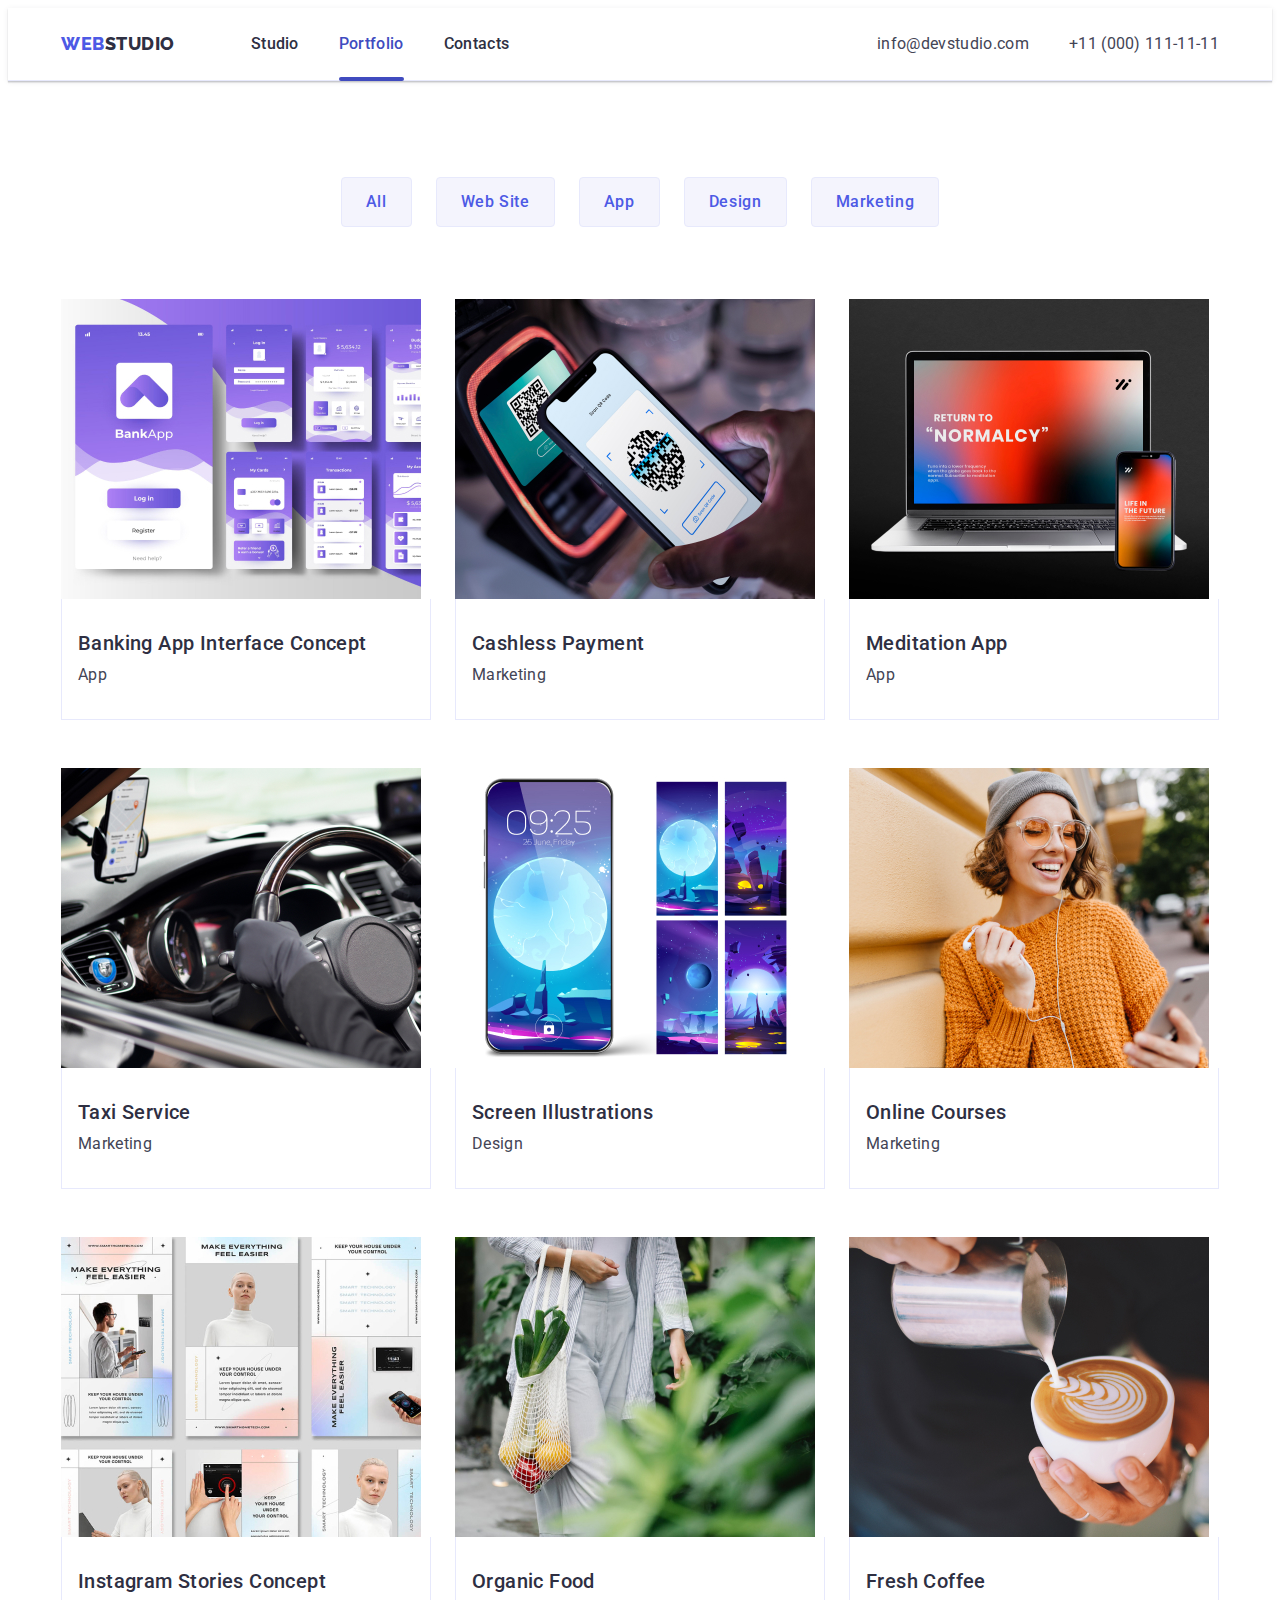
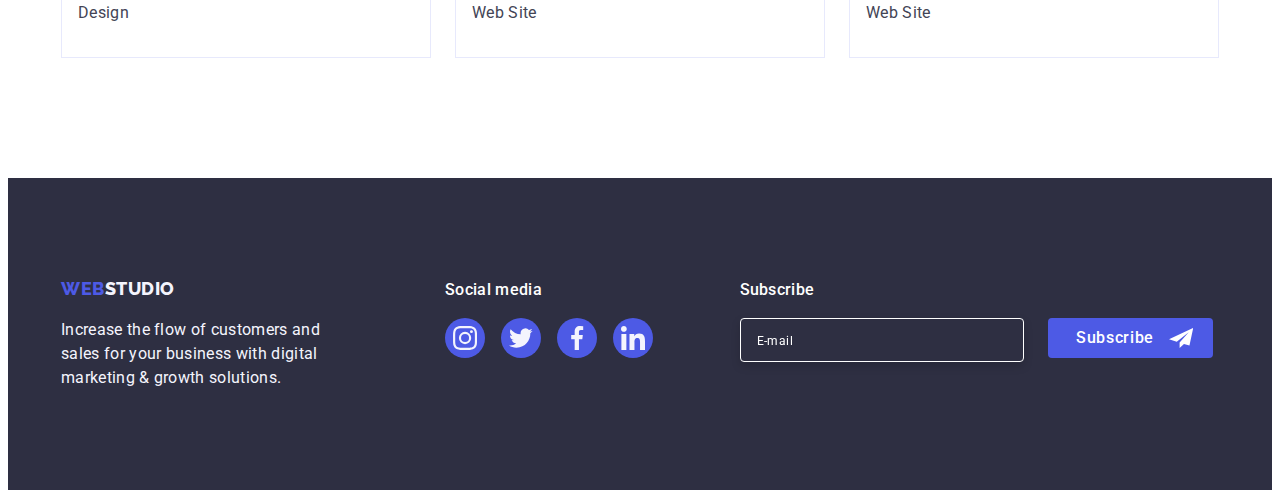
<file: portfolio.html>
<!DOCTYPE html>
<html lang="en">
  <head>
    <meta charset="UTF-8" />
    <meta http-equiv="X-UA-Compatible" content="IE=edge" />
    <meta name="viewport" content="width=device-width, initial-scale=1.0" />
    <title>Document</title>
    <link rel="preconnect" href="https://fonts.googleapis.com" />
    <link rel="preconnect" href="https://fonts.gstatic.com" crossorigin />
    <link
      rel="stylesheet"
      href="https://cdnjs.cloudflare.com/ajax/libs/modern-normalize/1.1.0/modern-normalize.min.css"
      integrity="sha512-wpPYUAdjBVSE4KJnH1VR1HeZfpl1ub8YT/NKx4PuQ5NmX2tKuGu6U/JRp5y+Y8XG2tV+wKQpNHVUX03MfMFn9Q=="
      crossorigin="anonymous"
      referrerpolicy="no-referrer"
    />
    <link
      href="https://fonts.googleapis.com/css2?family=Raleway:wght@800&family=Roboto:wght@400;500;700;900&display=swap"
      rel="stylesheet"
    />
    <link rel="stylesheet" href="./css/styles.css" />
  </head>

  <body class="page">
    <!-- Шапка сайту -->

    <header class="main-header">
      <div class="container primary-header">
        <nav class="main-nav">
          <a class="link-logo link" href="./index.html"
            >Web<span class="logo-text">Studio</span></a
          >
          <ul class="site-nav list">
            <li class="nav-content item">
              <a class="header-text link" href="./index.html"> Studio</a>
            </li>
            <li class="nav-content item">
              <a class="header-text link active" href="./portfolio.html"
                >Portfolio</a
              >
            </li>
            <li class="nav-content item">
              <a class="header-text link" href="">Contacts</a>
            </li>
          </ul>
        </nav>
        <address class="address-nav link">
          <ul class="auth-nav list">
            <li>
              <a class="adress-item link" href="mailto:info@devstudio.com"
                >info@devstudio.com</a
              >
            </li>
            <li>
              <a class="adress-item link" href="tel:+110001111111"
                >+11 (000) 111-11-11</a
              >
            </li>
          </ul>
        </address>
      </div>
    </header>
    <main>
      <section class="portfolio-main">
        <div class="container">
          <h1 class="visually-hidden">Examples</h1>
          <ul class="portfolio-title list">
            <li>
              <button
                class="filter-btn link"
                style="cursor: pointer"
                type="button"
              >
                All
              </button>
            </li>
            <li>
              <button
                class="filter-btn link"
                style="cursor: pointer"
                type="button"
              >
                Web Site
              </button>
            </li>
            <li>
              <button
                class="filter-btn link"
                style="cursor: pointer"
                type="button"
              >
                App
              </button>
            </li>
            <li>
              <button
                class="filter-btn link"
                style="cursor: pointer"
                type="button"
              >
                Design
              </button>
            </li>
            <li>
              <button
                class="filter-btn link"
                style="cursor: pointer"
                type="button"
              >
                Marketing
              </button>
            </li>
          </ul>

          <ul class="portfolio-flex list">
            <li class="flex-element">
              <a class="flex-portfolio link" href="">
                <div class="portfolio-thumb">
                  <img
                    class="img-style"
                    src="./images/Portfolio/port-photo1.jpg"
                    alt="bankapp"
                    width="360"
                  />
                  <p class="thumb-text">
                    14 Stylish and User-Friendly App Design Concepts · Task
                    Manager App · Calorie Tracker App · Exotic Fruit Ecommerce
                    App · Cloud Storage App
                  </p>
                </div>
                <div class="container-flex">
                  <h2 class="title-text-portfolio">Banking App Interface Concept</h2>
                  <p class="text">App</p>
                </div>
              </a>
            </li>
            <li class="flex-element">
              <a class="flex-portfolio link" href="">
                <div class="portfolio-thumb">
                  <img
                    class="img-style"
                    src="./images/Portfolio/port-photo2.jpg"
                    alt="payment"
                    width="360"
                  />
                  <p class="thumb-text">
                    14 Stylish and User-Friendly App Design Concepts · Task
                    Manager App · Calorie Tracker App · Exotic Fruit Ecommerce
                    App · Cloud Storage App
                  </p>
                </div>
                <div class="container-flex">
                  <h2 class="title-text-portfolio">Cashless Payment</h2>
                  <p class="text">Marketing</p>
                </div>
              </a>
            </li>
            <li class="flex-element">
              <a class="flex-portfolio link" href="">
                <div class="portfolio-thumb">
                  <img
                    class="img-style"
                    src="./images/Portfolio/port-photo3.jpg"
                    alt="laptop-mobile"
                    width="360"
                  />
                  <p class="thumb-text">
                    14 Stylish and User-Friendly App Design Concepts · Task
                    Manager App · Calorie Tracker App · Exotic Fruit Ecommerce
                    App · Cloud Storage App
                  </p>
                </div>
                <div class="container-flex">
                  <h2 class="title-text-portfolio">Meditation App</h2>
                  <p class="text">App</p>
                </div>
              </a>
            </li>
            <li class="flex-element">
              <a class="flex-portfolio link" href="">
                <div class="portfolio-thumb">
                  <img
                    class="img-style"
                    src="./images/Portfolio/port-photo4.jpg"
                    alt="driver"
                    width="360"
                  />
                  <p class="thumb-text">
                    14 Stylish and User-Friendly App Design Concepts · Task
                    Manager App · Calorie Tracker App · Exotic Fruit Ecommerce
                    App · Cloud Storage App
                  </p>
                </div>
                <div class="container-flex">
                  <h2 class="title-text-portfolio">Taxi Service</h2>
                  <p class="text">Marketing</p>
                </div>
              </a>
            </li>
            <li class="flex-element">
              <a class="flex-portfolio link" href="">
                <div class="portfolio-thumb">
                  <img
                    class="img-style"
                    src="./images/Portfolio/port-photo5.jpg"
                    alt="Illustrations"
                    width="360"
                  />
                  <p class="thumb-text">
                    14 Stylish and User-Friendly App Design Concepts · Task
                    Manager App · Calorie Tracker App · Exotic Fruit Ecommerce
                    App · Cloud Storage App
                  </p>
                </div>
                <div class="container-flex">
                  <h2 class="title-text-portfolio">Screen Illustrations</h2>
                  <p class="text">Design</p>
                </div>
              </a>
            </li>
            <li class="flex-element">
              <a class="flex-portfolio link" href="">
                <div class="portfolio-thumb">
                  <img
                    class="img-style"
                    src="./images/Portfolio/port-photo6.jpg"
                    alt="Girl"
                    width="360"
                  />
                  <p class="thumb-text">
                    14 Stylish and User-Friendly App Design Concepts · Task
                    Manager App · Calorie Tracker App · Exotic Fruit Ecommerce
                    App · Cloud Storage App
                  </p>
                </div>
                <div class="container-flex">
                  <h2 class="title-text-portfolio">Online Courses</h2>
                  <p class="text">Marketing</p>
                </div>
              </a>
            </li>
            <li class="flex-element">
              <a class="flex-portfolio link" href="">
                <div class="portfolio-thumb">
                  <img
                    class="img-style"
                    src="./images/Portfolio/port-photo7.jpg"
                    alt="Instagram"
                    width="360"
                  />
                  <p class="thumb-text">
                    14 Stylish and User-Friendly App Design Concepts · Task
                    Manager App · Calorie Tracker App · Exotic Fruit Ecommerce
                    App · Cloud Storage App
                  </p>
                </div>
                <div class="container-flex">
                  <h2 class="title-text-portfolio">Instagram Stories Concept</h2>
                  <p class="text">Design</p>
                </div>
              </a>
            </li>
            <li class="flex-element">
              <a class="flex-portfolio link" href="">
                <div class="portfolio-thumb">
                  <img
                    class="img-style"
                    src="./images/Portfolio/port-photo8.jpg"
                    alt="food"
                    width="360"
                  />
                  <p class="thumb-text">
                    14 Stylish and User-Friendly App Design Concepts · Task
                    Manager App · Calorie Tracker App · Exotic Fruit Ecommerce
                    App · Cloud Storage App
                  </p>
                </div>
                <div class="container-flex">
                  <h2 class="title-text-portfolio">Organic Food</h2>
                  <p class="text">Web Site</p>
                </div>
              </a>
            </li>
            <li class="flex-element">
              <a class="flex-portfolio link" href="">
                <div class="portfolio-thumb">
                  <img
                    class="img-style"
                    src="./images/Portfolio/port-photo9.jpg"
                    alt="late"
                    width="360"
                  />
                  <p class="thumb-text">
                    14 Stylish and User-Friendly App Design Concepts · Task
                    Manager App · Calorie Tracker App · Exotic Fruit Ecommerce
                    App · Cloud Storage App
                  </p>
                </div>
                <div class="container-flex">
                  <h2 class="title-text-portfolio">Fresh Coffee</h2>
                  <p class="text">Web Site</p>
                </div>
              </a>
            </li>
          </ul>
        </div>
      </section>
    </main>
    <!--Футер-->
    <footer class="footer-portfolio">
      <div class="container footer-item">
        <div class="footer-logo-text">
          <a class="link-logo link" href="./index.html"
            >Web<span class="logo-text-footer">Studio</span></a
          >
          <p class="footer-text">
            Increase the flow of customers and sales for your business with
            digital marketing & growth solutions.
          </p>
        </div>
        <div class="social-media">
          <p class="social-media-text">Social media</p>
          <ul class="social-list">
            <li class="social-list-item">
              <a href="" class="social-footer-link">
                <svg class="social-list-icon" width="24" height="24">
                  <use href="./images/icons.svg#icon-instagram"></use>
                </svg>
              </a>
            </li>
            <li class="social-list-item">
              <a href="" class="social-footer-link">
                <svg class="social-list-icon" width="24" height="24">
                  <use href="./images/icons.svg#icon-Group"></use>
                </svg>
              </a>
            </li>
            <li class="social-list-item">
              <a href="" class="social-footer-link">
                <svg class="social-list-icon" width="24" height="24">
                  <use href="./images/icons.svg#icon-facebook"></use>
                </svg>
              </a>
            </li>
            <li class="social-list-item">
              <a href="" class="social-footer-link">
                <svg class="social-list-icon" width="24" height="24">
                  <use href="./images/icons.svg#icon-linkedin"></use>
                </svg>
              </a>
            </li>
          </ul>
        </div>
         <div class="social-media-subscribe">
          <p class="social-media-text">Subscribe</p>
          <form class="footer-subscribe">
            <input class="subscribe-mail" type="text" name="subscribe"  placeholder="E-mail">
          <button type="submit" class="main-button-subscribe">Subscribe
            <svg class="icon-send" width="24" height="24">
              <use href="./images/icons.svg#icon-icon-send"></use>
            </svg>
          </button>
          <label class="footer-lable visually-hidden">

          </lable>
          </form>
        </div>
      </div>
    </footer>
  </body>
</html>
</file>
<file: css/styles.css>
:root {
  --primary-text-color: #2e2f42;
  --title-text-color: #434455;
  --white-footer-color: #f4f4fd;
  --blue-color: #4d5ae5;
  --background-color: #e5e5e5;
  --background-button: #404bbf;
  --second-white-color: #ffffff;
  --icon-color: #8e8f99;
  --modal-backround-color: #fcfcfc;
}
/*колір основного текста - #2E2F42 */
/* колір тексту #434455 */
/* білий #F4F4FD */
/* синій #4D5AE5 */
/* backgraund #E5E5E5 */
/* синій #404BBF */
/* білий #FFFFFF */
/* білий #8e8f99 */

body {
  color: var(--title-text-color);
  font-family: "Roboto", sans-serif;
  font-size: 16px;
  line-height: 1.5;
  letter-spacing: 0.02em;

  background-color: var(--second-white-color);
}

h1,
h2,
h3,
h4,
h5,
h6,
p {
  margin: 0;
}

button {
  cursor: pointer;
  border: none;
  border-radius: 4px;
}

ul,
ol {
  list-style: none;
  margin: 0;
  padding-left: 0;
}

a {
  text-decoration: none;
}

img {
  display: block;
  max-width: 100%;
  height: auto;
}

.container {
  min-width: 320px;
  max-width: 428px;
  padding-left: 16px;
  padding-right: 16px;
  margin-left: auto;
  margin-right: auto;
}

@media screen and (min-width: 768px) {
  .container {
    max-width: 768px;
  }
}

@media screen and (min-width: 1158px) {
  .container {
    max-width: 1158px;
    padding-left: 15px;
    padding-right: 15px;
  }
}

@media screen and (min-width: 768px) and (max-width: 1157px) {
  .container-customers {
    width: 582px;
  }
}

.visually-hidden {
  position: absolute;
  width: 1px;
  height: 1px;
  margin: -1px;
  border: 0;
  padding: 0;

  white-space: nowrap;
  clip-path: inset(100%);
  clip: rect(0 0 0 0);
  overflow: hidden;
}

.main-nav {
  display: flex;
  align-items: center;
}

.link-logo {
  display: inline-block;
  color: var(--blue-color);
  font-family: "Raleway", sans-serif;
  font-weight: 800;
  font-size: 18px;
  line-height: 1.17;
  letter-spacing: 0.03em;
  text-transform: uppercase;
  margin-left: auto;
  text-align: center;
}

.logo-text {
  color: var(--primary-text-color);
  font-family: "Raleway", sans-serif;
  font-style: 800;
  font-size: 18px;
  line-height: 1.17;
}

.link {
  text-decoration: none;
  font-style: normal;
  list-style: none;
}

.auth-nav {
  display: block;
}

@media screen and (min-width: 1158px) {
  .auth-nav {
    display: flex;
    gap: 40px;
  }
}

@media screen and (max-width: 767px) {
  .auth-nav {
    display: none;
  }
}

.adress-item {
  transition: color 250ms cubic-bezier(0.4, 0, 0.2, 1);
  color: var(--title-text-color);
  font-family: "Roboto", sans-serif;
  font-weight: 400;
  font-size: 12px;
  line-height: 1.17;
  letter-spacing: 0.04em;
  font-style: normal;
}

@media screen and (min-width: 1158px) {
  .adress-item {
    letter-spacing: 0.02em;
    font-size: 16px;
    line-height: 1.5;
  }
}

.adress-item:hover,
.adress-item:focus {
  color: var(--background-button);
}

/* Site-nav */

.site-nav {
  display: flex;
  margin-left: 120px;
}

@media screen and (min-width: 1158px) {
  .site-nav {
    margin-left: 76px;
  }
}

@media screen and (max-width: 767px) {
  .site-nav {
    display: none;
  }
}

.site-nav .link {
  color: var(--primary-text-color);
  font-family: "Roboto", sans-serif;
  font-style: normal;
  font-size: 16px;
  line-height: 1.5;
  letter-spacing: 0.02em;
  font-weight: 500;
}

.site-nav .item {
  margin-right: 40px;
}
.site-nav .item:last-child {
  margin-right: 0;
}

.header-text:hover,
.header-text:focus {
  color: var(--background-button);
}

.main-header {
  border-bottom: 1px solid #e7e9fc;
  box-shadow: 0px 2px 1px rgba(46, 47, 66, 0.08),
    0px 1px 1px rgba(46, 47, 66, 0.16), 0px 1px 6px rgba(46, 47, 66, 0.08);
}

/* Hero */

.hero-title {
  margin-left: auto;
  margin-right: auto;
  margin-top: 0;
  margin-bottom: 72px;
  color: var(--second-white-color);
  font-family: "Roboto", sans-serif;
  font-weight: 700;
  font-size: 36px;
  line-height: 1.1;
  letter-spacing: 0.02em;
  text-align: center;
  max-width: 320px;
}

@media screen and (min-width: 768px) {
  .hero-title {
    font-size: 56px;
    line-height: 1.07;
    max-width: 496px;
    margin-bottom: 36px;
  }
}

@media screen and (min-width: 1158px) {
  .hero-title {
    margin-bottom: 48px;
  }
}

.main-button {
  display: block;
  margin-left: auto;
  margin-right: auto;
  min-width: 169px;
  height: 56px;
  border: none;
  border-radius: 4px;
  color: var(--second-white-color);
  font-family: "Roboto", sans-serif;
  font-weight: 500;
  font-size: 16px;
  line-height: 1.5;
  letter-spacing: 0.04em;
  background-color: var(--blue-color);
  cursor: pointer;
  transition: background-color 250ms cubic-bezier(0.4, 0, 0.2, 1);
}

.hero {
  background-image: linear-gradient(
      rgba(46, 47, 66, 0.7),
      rgba(46, 47, 66, 0.7)
    ),
    url(../images/bg-img-mob@1x.png.jpg);
  padding: 112px 0;
  background-repeat: no-repeat;
  background-position: center;
  background-size: cover;
  max-width: 428px;
  height: 432px;
  margin: 0 auto;
}

@media screen and (min-device-pixel-ratio: 2),
  screen and (min-resolution: 192dpi),
  screen and (min-resolution: 2dppx) {
  .hero {
    background-image: linear-gradient(
        rgba(46, 47, 66, 0.7),
        rgba(46, 47, 66, 0.7)
      ),
      url(../images/bg-img-mob@2x.png.jpg);
  }
}
@media screen and (min-width: 768px) {
  .hero {
    max-width: 1157px;
    background-image: linear-gradient(
        rgba(46, 47, 66, 0.7),
        rgba(46, 47, 66, 0.7)
      ),
      url(../images/bg-img-tab@1x.png.jpg);
  }
  @media screen and (min-device-pixel-ratio: 2),
    screen and (min-resolution: 192dpi),
    screen and (min-resolution: 2dppx) {
    .hero {
      background-image: linear-gradient(
          rgba(46, 47, 66, 0.7),
          rgba(46, 47, 66, 0.7)
        ),
        url(../images/bg-img-tab@2x.png.jpg);
    }
  }
}

@media screen and (min-width: 1158px) {
  .hero {
    max-width: 1440px;
    height: 600px;
    padding: 188px 0;
    background-image: linear-gradient(
        rgba(46, 47, 66, 0.7),
        rgba(46, 47, 66, 0.7)
      ),
      url(../images/bg-img-desk@1x.png.jpg);
  }
  @media screen and (min-device-pixel-ratio: 2),
    screen and (min-resolution: 192dpi),
    screen and (min-resolution: 2dppx) {
    .hero {
      background-image: linear-gradient(
          rgba(46, 47, 66, 0.7),
          rgba(46, 47, 66, 0.7)
        ),
        url(../images/bg-img-desk@2x.png.jpg);
    }
  }
}

.main-button:hover,
.main-button:focus {
  background-color: var(--background-button);
}

/* Section */

.section-title {
  margin-bottom: 72px;
  justify-content: center;
  text-align: center;
  color: var(--primary-text-color);
  font-family: "Roboto", sans-serif;
  font-weight: 700;
  text-align: center;
  letter-spacing: 0.02em;
  font-size: 36px;
  line-height: 1.1;
  text-transform: capitalize;
}

.section-team {
  padding: 96px 0;
  background-color: var(--white-footer-color);
}

@media screen and (min-width: 1158px) {
  .section-team {
    padding: 120px 0;
  }
}

.workers-title {
  width: 264px;
  box-shadow: 0px 1px 6px rgba(46, 47, 66, 0.08),
    0px 1px 1px rgba(46, 47, 66, 0.16), 0px 2px 1px rgba(46, 47, 66, 0.08);
  border-radius: 0px 0px 4px 4px;
  background-color: var(--second-white-color);
}

.text {
  color: var(--title-text-color);
  font-family: "Roboto", sans-serif;
  font-size: 16px;
  font-weight: 400;
  line-height: 1.5;
  letter-spacing: 0.02em;
  background-color: var(--second-white-color);
}
@media screen and (min-width: 1158px) {
  .text {
    font-weight: 400;
  }
}

.title-text {
  margin-bottom: 8px;
  color: var(--primary-text-color);
  font-family: "Roboto", sans-serif;
  font-weight: 500;
  font-size: 20px;
  line-height: 1.2;
  letter-spacing: 0.02em;
  text-align: center;
  letter-spacing: 0.02em;
}
.title-text-portfolio {
  margin-bottom: 8px;
  color: var(--primary-text-color);
  font-family: "Roboto", sans-serif;
  font-weight: 500;
  font-size: 20px;
  line-height: 1.2;
  letter-spacing: 0.02em;
  letter-spacing: 0.02em;
}

.title-text-advantages {
  margin-bottom: 8px;
  color: var(--primary-text-color);
  font-family: "Roboto", sans-serif;
  font-weight: 700;
  font-size: 36px;
  line-height: 1.1;
  letter-spacing: 0.02em;
  text-align: center;
  letter-spacing: 0.02em;
}

@media screen and (min-width: 1158px) {
  .title-text-advantages {
    font-weight: 500;
    font-size: 20px;
    line-height: 1.2;
  }
}

@media screen and (min-width: 768px) {
  .title-text-advantages {
    text-align: start;
  }
}

/*Portfolio*/

.portfolio-main {
  padding-top: 96px;
  padding-bottom: 120px;
}

.list .filter-btn {
  border-radius: 4px;
  padding: 12px 24px;
  border: 1px solid #e7e9fc;
  color: var(--blue-color);
  font-family: "Roboto", sans-serif;
  font-style: normal;
  font-weight: 500;
  font-size: 16px;
  line-height: 1.5;
  letter-spacing: 0.04em;
  transition: color 250ms cubic-bezier(0.4, 0, 0.2, 1),
    background-color 250ms cubic-bezier(0.4, 0, 0.2, 1),
    border-color 250ms cubic-bezier(0.4, 0, 0.2, 1),
    box-shadow 250ms cubic-bezier(0.4, 0, 0.2, 1);

  background-color: var(--white-footer-color);
}

.list .filter-btn:hover,
.list .filter-btn:focus {
  border: 1px solid transparent;
  color: var(--second-white-color);
  background-color: var(--background-button);
  box-shadow: 0px 3px 1px rgba(0, 0, 0, 0.1), 0px 2px 1px rgba(0, 0, 0, 0.08),
    0px 2px 2px rgba(0, 0, 0, 0.12);
}

.portfolio-button {
  display: flex;
  text-align: center;
}

.portfolio-thumb {
  overflow: hidden;
  position: relative;
  color: #404bbf;
}

.thumb-text {
  position: absolute;
  top: 0;
  left: 0;
  width: 100%;
  height: 100%;
  padding: 40px 32px;
  background-color: var(--blue-color);
  color: var(--white-footer-color);
  transform: translateY(100%);
  transition: transform 250ms cubic-bezier(0.4, 0, 0.2, 1);
}

.flex-portfolio:hover .thumb-text,
.flex-portfolio:focus .thumb-text {
  transform: translateY(0%);
}

.flex-container {
  display: flex;
  flex-wrap: wrap;
}

/* Footer */
.footer-text {
  margin-top: 16px;
  max-width: 264px;
  /*268*/
  color: var(--white-footer-color);
  font-family: "Roboto", sans-serif;
  font-size: 16px;
  line-height: 1.5;
  background-color: var(--primary-text-color);
  letter-spacing: 0.02em;
  align-items: center;
  text-align: start;
  margin-right: auto;
  margin-left: auto;
}

.logo-text-footer {
  color: var(--white-footer-color);
  font-family: "Raleway", sans-serif;
  font-style: 800;
  font-size: 18px;
  line-height: 1.17;

  background-color: var(--primary-text-color);
}

.footer-portfolio {
  padding: 96px 0;
  background-color: var(--primary-text-color);
}

@media screen and (min-width: 1158px) {
  .footer-portfolio {
    padding: 100px 0;
  }
}

.footer-item {
  display: block;
  align-items: baseline;
}

@media screen and (min-width: 768px) {
  .footer-item {
    display: flex;
    flex-wrap: wrap;
  }
}
@media screen and (min-width: 768px) and (max-width: 1158px) {
  .footer-item {
    max-width: 550px;
  }
}

.social-media-subscribe {
  margin-left: auto;
  margin-right: auto;
}

@media screen and (min-width: 768px) and (max-width: 1158px) {
  .social-media-subscribe {
    margin-left: 0;
    margin-top: 72px;
  }
}

.footer-subscribe {
  display: block;
}

@media screen and (min-width: 768px) {
  .footer-subscribe {
    display: flex;
    gap: 24px;
  }
}

.footer-logo-text {
  margin-bottom: 72px;
  text-align: center;
}

@media screen and (min-width: 768px) {
  .footer-logo-text {
    text-align: start;
    margin-right: 24px;
    margin-bottom: 0;
  }
}
@media screen and (min-width: 1158px) {
  .footer-logo-text {
    margin-bottom: 0;
    margin-right: 120px;
  }
}

.subscribe-mail::placeholder {
  color: var(--second-white-color);
  font-family: "Roboto", sans-serif;
  font-style: normal;
  font-weight: 400;
  font-size: 12px;
  line-height: 1.17;
  letter-spacing: 0.04em;
}
.subscribe-mail {
  border: 1px solid var(--second-white-color);
  filter: drop-shadow(0px 4px 4px rgba(0, 0, 0, 0.15));
  border-radius: 4px;
  background-color: var(--primary-text-color);
  width: 100%;
  height: 40px;
  padding-left: 16px;
  margin-bottom: 16px;
  color: var(--second-white-color);
}

@media screen and (min-width: 768px) {
  .subscribe-mail {
    width: 264px;
  }
}

.social-media {
  margin-bottom: 72px;
}

@media screen and (min-width: 1158px) {
  .social-media {
    margin-right: 80px;
    margin-bottom: 0;
  }
}

@media screen and (min-width: 768px) {
  .social-media {
    margin-bottom: 0;
  }
}

.main-button-subscribe {
  position: relative;
  display: block;
  margin-left: auto;
  margin-right: auto;
  padding-right: 30px;
  padding-left: 0;
  min-width: 165px;
  height: 40px;
  border: none;
  border-radius: 4px;
  color: var(--second-white-color);
  font-family: "Roboto", sans-serif;
  font-weight: 500;
  font-size: 16px;
  line-height: 1.5;
  letter-spacing: 0.04em;
  background-color: var(--blue-color);
  cursor: pointer;
  text-align: center;
  transition: background-color 250ms cubic-bezier(0.4, 0, 0.2, 1);
}

.main-button-subscribe:hover,
.main-button-subscribe:focus {
  background-color: var(--background-button);
}

.social-media-text {
  margin-bottom: 16px;
  font-weight: 500;
  font-size: 16px;
  line-height: 1.5;
  letter-spacing: 0.02em;
  color: var(--second-white-color);
  text-align: center;
}

@media screen and (min-width: 768px) {
  .social-media-text {
    text-align: start;
  }
}

.img-style {
  display: block;
}
.portfolio-flex {
  padding-left: 0;
  display: flex;
  row-gap: 48px;
  flex-wrap: wrap;
  column-gap: 24px;
  border-top: none;
}
.container-name {
  padding: 32px 0;
  border-top-left-radius: 0;
  border-top-right-radius: 0;
  border-bottom-left-radius: 4px;
  border-bottom-right-radius: 4px;
  text-align: center;
}

.container-flex {
  padding: 32px 16px;
  border: 1px solid #e7e9fc;
  border-top: none;
}

.header {
  border-bottom: 1px solid #e7e9fc;
}

.flex-element {
  width: calc((100% - 48px) / 3);
}

.flex-portfolio:hover .portfolio-thumb,
.flex-portfolio:focus .portfolio-thum {
  transform: translateY(0%);
}

.secondary-title {
  display: flex;
  flex-wrap: wrap;
  gap: 72px;
}

@media screen and (min-width: 768px) {
  .secondary-title {
    gap: 72px 24px;
  }
}

.advantages-item {
  width: 396px;
}

@media screen and (min-width: 768px) {
  .advantages-item {
    width: 356px;
  }
}

@media screen and (min-width: 1158px) {
  .advantages-item {
    width: 264px;
  }
}

.portfolio-title {
  display: flex;
  justify-content: center;
  gap: 24px;
  margin-bottom: 72px;
}
.primary-header {
  display: flex;
  align-items: center;
  justify-content: space-between;
  height: 72px;
}

.nav.content {
  padding: 24px 0;
}

.page-work {
  display: flex;
  flex-wrap: wrap;
  gap: 24px;
  padding-left: 0;
}

.workers-group {
  display: flex;
  flex-wrap: wrap;
  gap: 72px;
  padding-left: 0;
  justify-content: center;
}

@media screen and (min-width: 768px) {
  .workers-group {
    gap: 64px 24px;
  }
}

.header-text {
  padding: 24px 0;
  position: relative;
  display: block;
  transition: color 250ms cubic-bezier(0.4, 0, 0.2, 1);
}

.header-text::after {
  content: "";
  position: absolute;
  bottom: 20px;
  left: 0;
  width: 100%;
  height: 4px;
  border-radius: 2px;
  display: block;
  bottom: -1px;
}
.header-text.active::after {
  background-color: var(--background-button);
}
.header-text.active {
  color: var(--background-button);
  transition: color 250ms cubic-bezier(0.4, 0, 0.2, 1);
}

.nav-content {
  position: relative;
}
.main-advantages {
  padding: 96px 0 96px;
}
@media screen and (min-width: 1158px) {
  .main-advantages {
    padding: 120px 0 120px;
  }
}

.section-container {
  padding-bottom: 120px;
}
@media screen and (max-width: 1158px) {
  .section-container {
    display: none;
  }
}

.address-nav {
  margin-left: auto;
}

@media screen and (max-width: 767px) {
  .address-nav {
    display: none;
  }
}

.social-list-link {
  transition: background-color 250ms cubic-bezier(0.4, 0, 0.2, 1);
  display: flex;
  justify-content: center;
  align-items: center;
  width: 40px;
  height: 40px;
  border-radius: 50%;
  background-color: var(--blue-color);
}

.social-list-link:hover .social-list-icon,
.social-list-link:focus .social-list-icon {
  fill: #f4f4fd;
}

.social-list-link:hover,
.social-list-link:focus {
  background-color: var(--background-button);
}

.social-footer-link:hover,
.social-footer-link:focus {
  background-color: #31d0aa;
}

.social-footer-link {
  transition: background-color 250ms cubic-bezier(0.4, 0, 0.2, 1);
  display: flex;
  justify-content: center;
  align-items: center;
  width: 40px;
  height: 40px;
  border-radius: 50%;
  background-color: var(--blue-color);
}

.social-list {
  display: flex;

  justify-content: center;
  gap: 16px;
}

.social-list-footer {
  display: flex;
  justify-content: center;
  gap: 16px;
}
.social-list-mobile {
  display: flex;
  gap: 30px;
}

@media screen and (min-width: 428px) {
  .social-list-mobile {
    gap: 56px;
  }
}

.employees-position {
  margin-bottom: 8px;
}

.social-list-icon {
  fill: var(--white-footer-color);
}

.advantages-item-icon {
  background-color: var(--white-footer-color);
  display: flex;
  justify-content: center;
  align-items: center;
  height: 112px;
  border-radius: 4px;
  margin-bottom: 8px;
}

@media screen and (max-width: 1158px) {
  .advantages-item-icon {
    display: none;
  }
}

.customers-list-link {
  transition: border-color 250ms cubic-bezier(0.4, 0, 0.2, 1),
    color 250ms cubic-bezier(0.4, 0, 0.2, 1);
  display: flex;
  justify-content: center;
  align-items: center;
  border: 1px solid currentColor;
  border-radius: 4px;
  color: var(--icon-color);
  height: 100%;
  width: 100%;
}

.customers-list-link:hover,
.customers-list-link:focus {
  border-color: var(--background-button);
  color: var(--background-button);
}

.customers-list {
  display: flex;
  justify-content: center;
  gap: 16px;
  flex-wrap: wrap;
  row-gap: 72px;
}

@media screen and (min-width: 768px) {
  .customers-list {
    gap: 72px 24px;
  }
}

.section-customers {
  padding-top: 96px;
  padding-bottom: 96px;
}

@media screen and (min-width: 1158px) {
  .section-customers {
    padding-top: 120px;
    padding-bottom: 120px;
  }
}

.flex-portfolio {
  position: relative;
  color: #404bbf;
  display: block;
  transition: box-shadow 250ms cubic-bezier(0.4, 0, 0.2, 1);
}

.flex-portfolio:hover,
.flex-portfolio:focus {
  box-shadow: 0px 1px 6px rgba(46, 47, 66, 0.08),
    0px 1px 1px rgba(46, 47, 66, 0.16), 0px 2px 1px rgba(46, 47, 66, 0.08);
}

.customers-list-icon {
  fill: currentColor;
}

.customers-list-item {
  width: calc((100% - 24px) / 2);
  height: 88px;
  justify-content: center;
  display: flex;
  flex-wrap: wrap;
}

@media screen and (min-width: 768px) {
  .customers-list-item {
    width: calc((100% - 48px) / 3);
  }
}

@media screen and (min-width: 1158px) {
  .customers-list-item {
    width: calc((100% - 120px) / 6);
  }
}

/* Modal window */

.backdrop {
  position: fixed;
  top: 0;
  left: 0;
  width: 100%;
  height: 100%;
  background-color: rgba(46, 47, 66, 0.4);
  transition: opacity 250ms cubic-bezier(0.4, 0, 0.2, 1),
    visibility 250ms cubic-bezier(0.4, 0, 0.2, 1);
}

.modal {
  position: absolute;
  top: 50%;
  left: 50%;
  transform: translate(-50%, -50%);
  width: 100%;
  min-height: 576px;
  background-color: var(--modal-backround-color);
  box-shadow: 0px 1px 1px rgba(0, 0, 0, 0.14), 0px 1px 3px rgba(0, 0, 0, 0.12),
    0px 2px 1px rgba(0, 0, 0, 0.2);
  border-radius: 4px;
  transition: transform 250ms cubic-bezier(0.4, 0, 0.2, 1);
  padding: 72px 24px 24px;
}

@media screen and (min-width: 428px) and (max-width: 767px) {
  .modal {
    width: 392px;
  }
}

@media screen and (min-width: 768px) {
  .modal {
    width: 408px;
  }
}

.modal-close-btn {
  position: absolute;
  right: 24px;
  top: 24px;
  border-radius: 50%;
  width: 24px;
  height: 24px;
  display: flex;
  align-items: center;
  justify-content: center;
  padding: 0;
  background-color: #e7e9fc;
  border: 1px solid rgba(0, 0, 0, 0.1);
  transition: background-color 250ms cubic-bezier(0.4, 0, 0.2, 1),
    border 250ms cubic-bezier(0.4, 0, 0.2, 1);
}

.modal-close-btn:hover,
.modal-close-btn:focus {
  background-color: var(--background-button);
  border: none;
}

.modal-close-icon {
  fill: var(--primary-text-color);
  transition: fill 250ms cubic-bezier(0.4, 0, 0.2, 1);
}
.modal-close-btn:hover .modal-close-icon,
.modal-close-btn:focus .modal-close-icon {
  fill: #ffffff;
}

.backdrop.is-hidden {
  opacity: 0;
  pointer-events: none;
  visibility: hidden;
}

.input {
  padding: 8px;
}

.modal-title {
  color: var(--primary-text-color);
  font-family: "Roboto", sans-serif;
  font-style: normal;
  font-size: 16px;
  line-height: 1.5;
  letter-spacing: 0.02em;
  font-weight: 500;
  margin-bottom: 16px;
  padding-left: 0;
  text-align: center;
}

.modal-lable {
  font-family: "Roboto", sans-serif;
  font-style: normal;
  font-weight: 400;
  font-size: 12px;
  line-height: 1.17;
  color: var(--icon-color);
  letter-spacing: 0.01em;
}

.modal-form-input {
  width: 360px;
  height: 40px;
  border: 1px solid rgba(46, 47, 66, 0.4);
  border-radius: 4px;
  padding-left: 38px;
  transition: border-color 250ms cubic-bezier(0.4, 0, 0.2, 10);
}

.modal-form-input:focus {
  outline: none;
  border-color: var(--blue-color);
}

.modal-form-input:focus + .icon-black {
  fill: var(--blue-color);
}

.modal-form-chek:focus {
  outline: none;
  border-color: var(--blue-color);
}

.icon-send {
  position: absolute;
  display: block;
  right: 20px;
  top: 50%;
  margin-left: 16px;
  transform: translateY(-50%);
}

.modal-lable-text {
  display: flex;
  align-items: center;
  color: var(--icon-color);
  font-family: "Roboto", sans-serif;
  font-style: normal;
  font-weight: 400;
  font-size: 12px;
  line-height: 1.17;
  letter-spacing: 0.04em;
  margin-bottom: 24px;
  justify-content: center;
}

.modal-text {
  display: flex;
  position: relative;
  margin-bottom: 8px;
  margin-top: 4px;
}

.icon-black {
  position: absolute;
  display: block;
  left: 16px;
  top: 50%;
  transform: translateY(-50%);
  transition: fill 250ms cubic-bezier(0.4, 0, 0.2, 1);
}

.modal-form-comment {
  padding: 8px 16px;
  border: 1px solid rgba(46, 47, 66, 0.4);
  border-radius: 4px;
  width: 100%;
  height: 120px;
  resize: none;
  margin-bottom: 16px;
  margin-top: 4px;
  transition: border-color 250ms cubic-bezier(0.4, 0, 0.2, 1);
}

.modal-form-comment:focus {
  border-color: var(--blue-color);
  outline: none;
}

.icon-modal {
  display: block;
  width: 16px;
  height: 16px;
  background-origin: border-box;
  border: 1px solid rgba(46, 47, 66, 0.4);
  border-radius: 2px;
  background-repeat: no-repeat;
  background-position: center;
  margin-right: 8px;
  background-image: url(../images/iconsss.svg/Vector.svg);
  transition: background-image 250ms cubic-bezier(0.4, 0, 0.2, 10);
}

input[type="checkbox"]:checked + .icon-modal {
  background-color: var(--background-button);
}

.privecy-href {
  text-decoration: underline;
  color: var(--blue-color);
}

/*Modal menu*/

.menu-toggle {
  min-height: 32px;
  min-width: 32px;
  display: flex;
  align-items: center;
  justify-content: center;
  margin-left: auto;
  margin: 0;
  padding: 0;
  background-color: transparent;
  cursor: pointer;
  border: none;
  border-radius: 50%;
  outline: none;
}

@media (min-width: 768px) {
  .menu-toggle {
    display: none;
  }
}

.menu-toggle:hover,
.menu-toggle:focus {
  background-color: rgba(0, 0, 0, 0.1);
}

.menu-container {
  position: fixed;
  top: 0;
  left: 0;
  width: 100vw;
  height: 100vh;
  padding: 40px;
  padding-top: 80px;
  background-color: var(--second-white-color);
  z-index: 999;
  display: flex;
  flex-direction: column;
  transform: translateX(100%);
  transition: transform 250ms ease-in-out;
}

.menu-container.is-open {
  transform: translateX(0);
}

.menu-container .menu-toggle {
  position: absolute;
  top: 16px;
  right: 16px;
}

.mobile-menu {
  padding: 0;
  margin: 0;
  list-style: none;
}

.mobile-menu .link {
  display: block;
  padding: 10px;
}

.mobile-menu {
  margin-bottom: auto;
}

.mobile-contacts {
  margin-bottom: 48px;
}

.mobile-text {
  margin-bottom: 40px;
  font-family: "Roboto", sans-serif;
  font-weight: 700;
  font-size: 36px;
  line-height: 1.1;
  letter-spacing: 0.02em;
  color: var(--primary-text-color);
  margin-bottom: 40px;
}

.mobile-text-menu {
  margin-bottom: 40px;
}
.text-mobile-menu {
  color: var(--background-button);
}
.mobile-tel {
  font-family: "Roboto", sans-serif;
  font-style: normal;
  font-weight: 700;
  font-size: 36px;
  line-height: 1.1;
  letter-spacing: 0.02em;
  color: var(--title-text-color);
  margin-bottom: 40px;
}

.mobile-mail {
  font-family: "Roboto", sans-serif;
  font-style: normal;
  font-weight: 500;
  font-size: 20px;
  line-height: 1.2;
  letter-spacing: 0.02em;
  color: var(--title-text-color);
}

.mobile-tel:focus {
  color: var(--background-button);
}

.mobile-mail:focus {
  color: var(--background-button);
}
</file>
